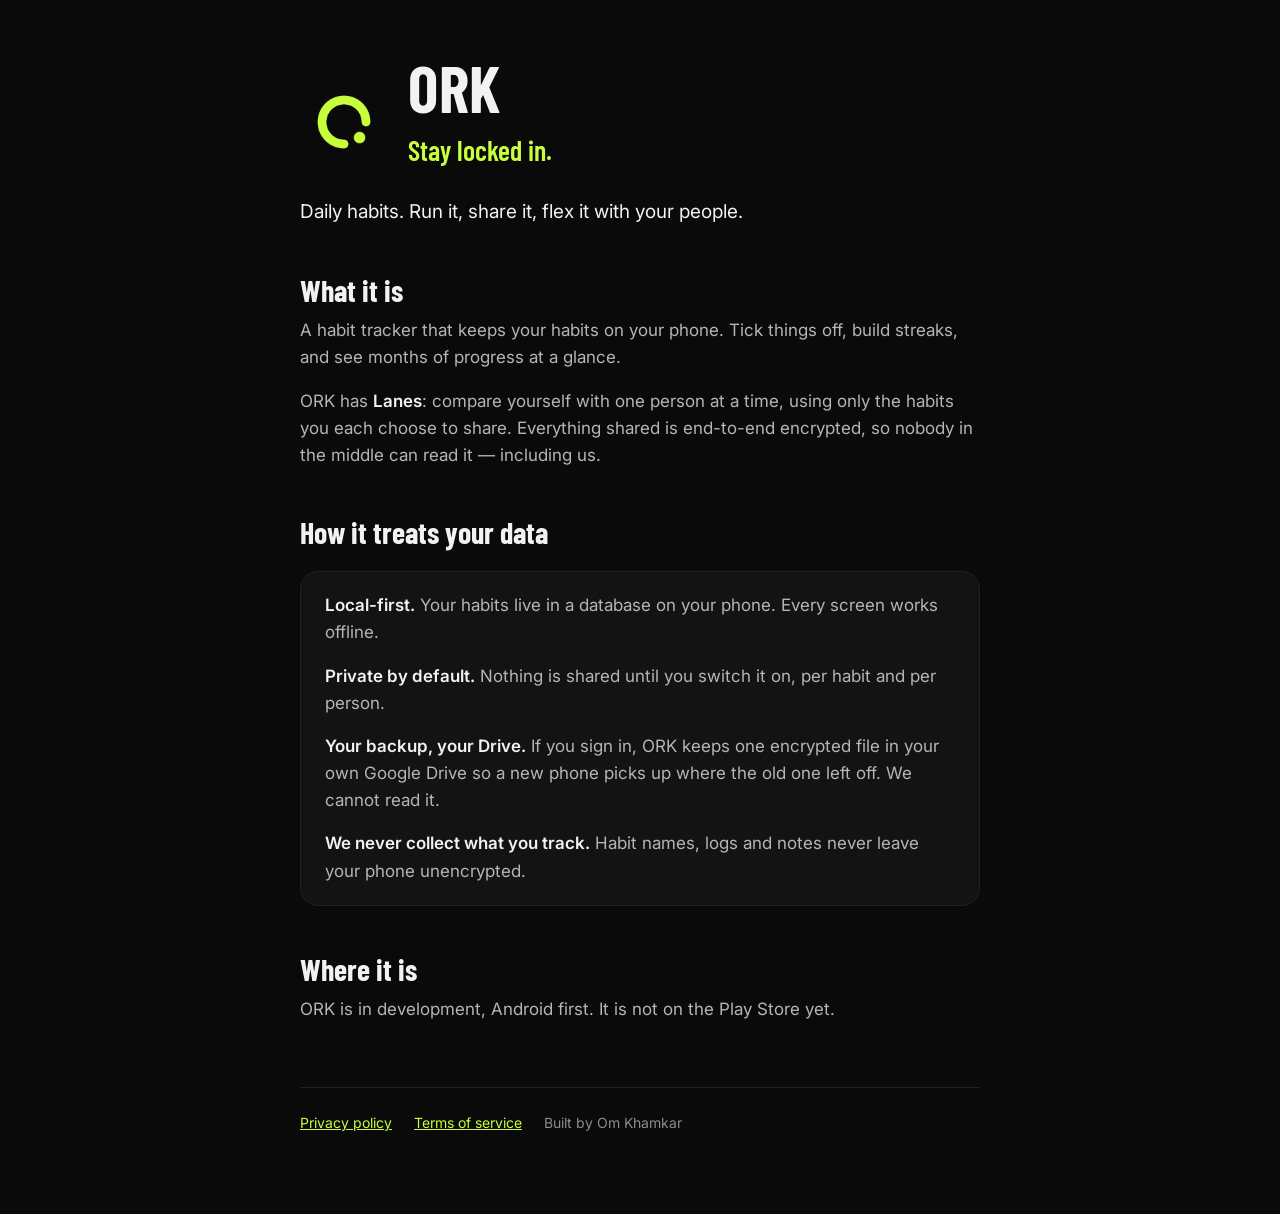
<file: index.html>
<!doctype html>
<html lang="en">
<head>
<meta charset="utf-8">
<meta name="viewport" content="width=device-width, initial-scale=1">
<title>ORK — Stay locked in.</title>
<meta name="description" content="A local-first habit tracker for Android and iOS. Your habits stay on your phone. Only what you share syncs, end-to-end encrypted.">
<link rel="icon" href="icon.png">
<link rel="stylesheet" href="https://fonts.googleapis.com/css2?family=Barlow+Condensed:wght@600;700&family=Inter:wght@400;500;600&display=swap">
<link rel="stylesheet" href="style.css">
</head>
<body>
<div class="wrap">

  <header class="hero">
    <img src="icon.png" alt="">
    <div>
      <h1>ORK</h1>
      <p class="tagline">Stay locked in.</p>
    </div>
  </header>

  <p class="lede">Daily habits. Run it, share it, flex it with your people.</p>

  <h2>What it is</h2>
  <p>A habit tracker that keeps your habits on your phone. Tick things off,
  build streaks, and see months of progress at a glance.</p>

  <p>ORK has <strong>Lanes</strong>: compare yourself with one person at a
  time, using only the habits you each choose to share. Everything shared is
  end-to-end encrypted, so nobody in the middle can read it — including us.</p>

  <h2>How it treats your data</h2>
  <div class="card">
    <p><strong>Local-first.</strong> Your habits live in a database on your
    phone. Every screen works offline.</p>
    <p><strong>Private by default.</strong> Nothing is shared until you switch
    it on, per habit and per person.</p>
    <p><strong>Your backup, your Drive.</strong> If you sign in, ORK keeps one
    encrypted file in your own Google Drive so a new phone picks up where the
    old one left off. We cannot read it.</p>
    <p style="margin-bottom:0"><strong>We never collect what you track.</strong>
    Habit names, logs and notes never leave your phone unencrypted.</p>
  </div>

  <h2>Where it is</h2>
  <p>ORK is in development, Android first. It is not on the Play Store yet.</p>

  <nav class="foot">
    <a href="privacy.html">Privacy policy</a>
    <a href="terms.html">Terms of service</a>
    <span>Built by Om Khamkar</span>
  </nav>

</div>
</body>
</html>
</file>
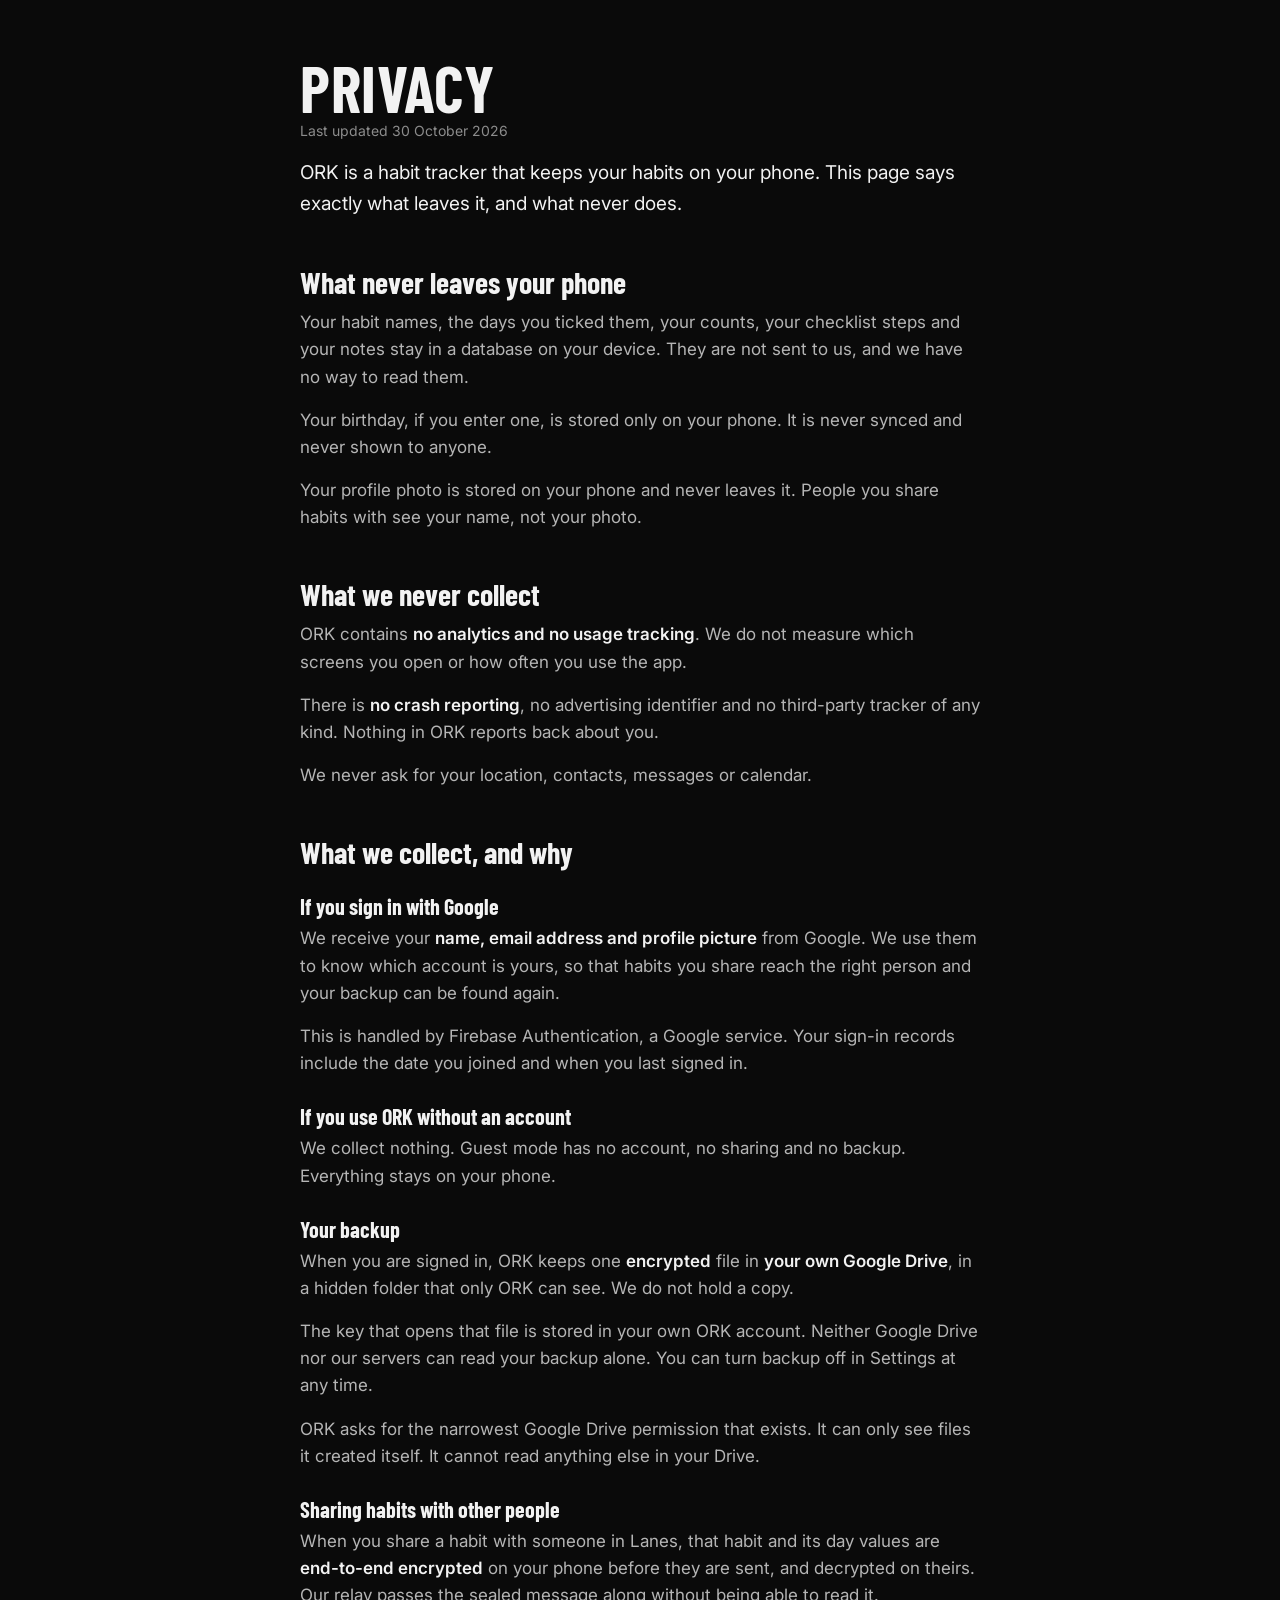
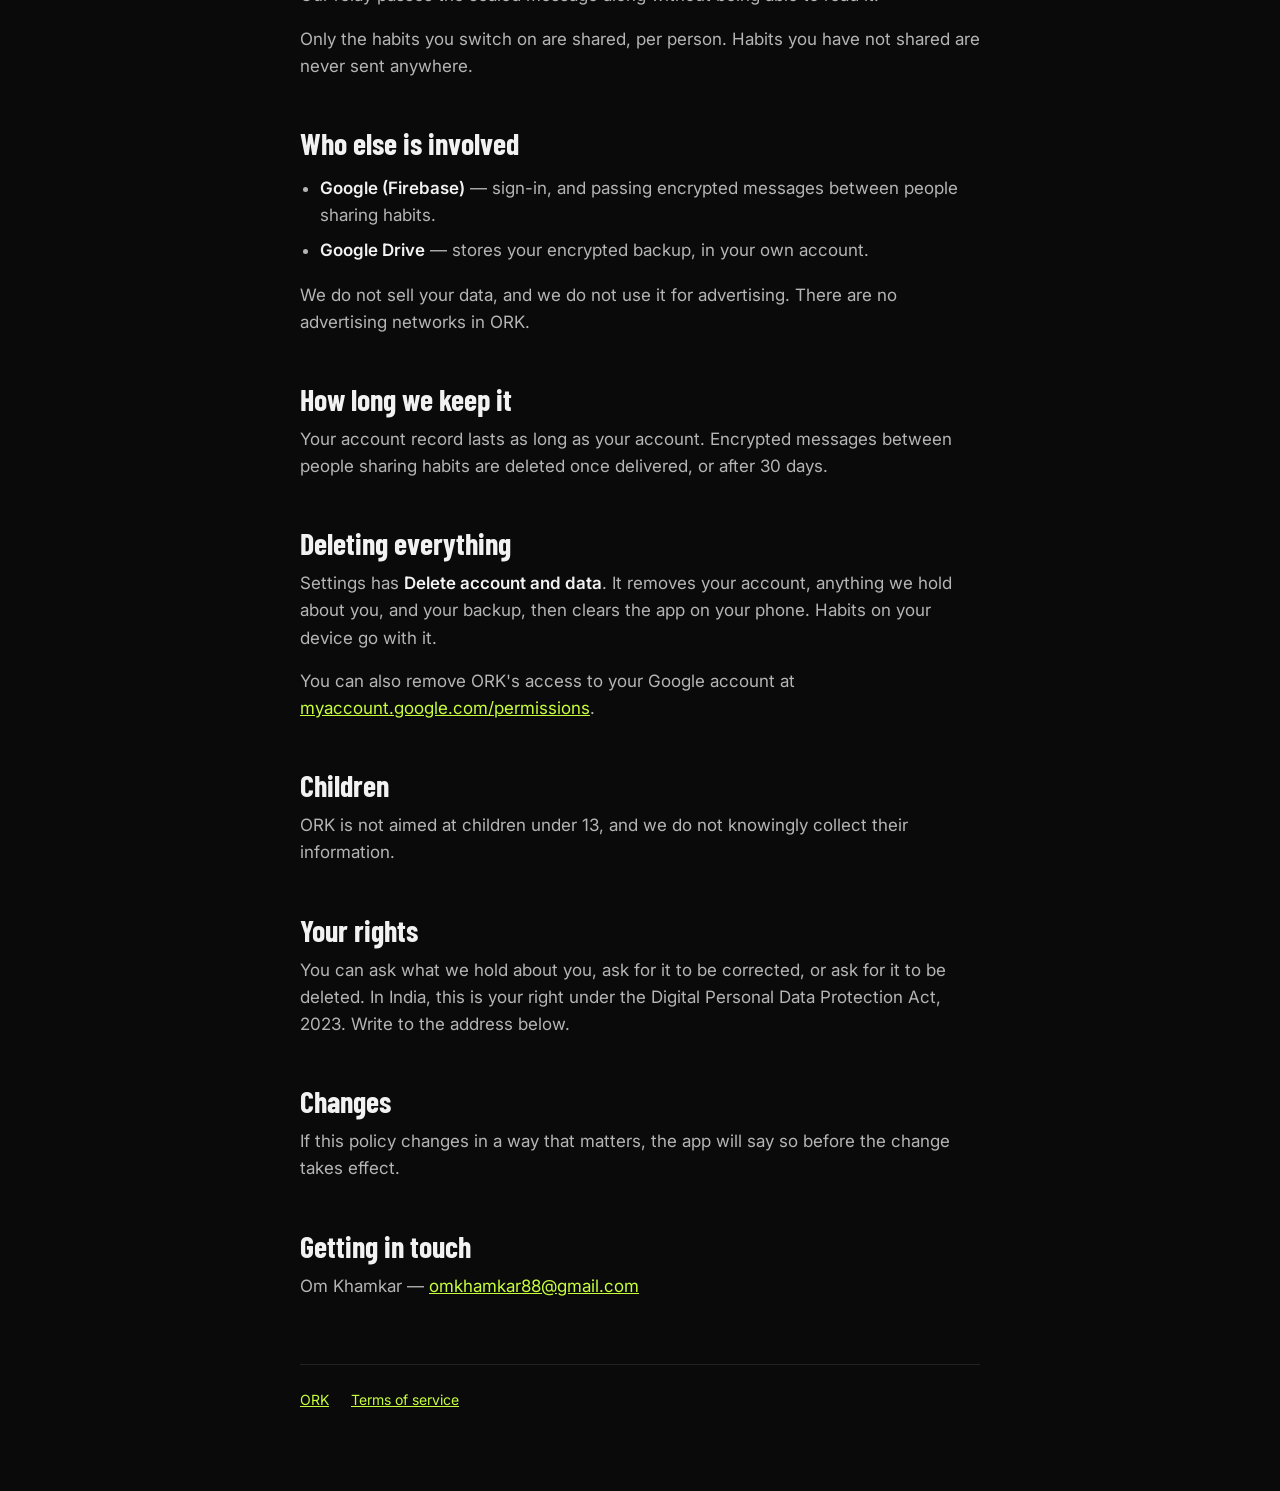
<file: privacy.html>
<!doctype html>
<html lang="en">
<head>
<meta charset="utf-8">
<meta name="viewport" content="width=device-width, initial-scale=1">
<title>ORK — Privacy policy</title>
<link rel="icon" href="icon.png">
<link rel="stylesheet" href="https://fonts.googleapis.com/css2?family=Barlow+Condensed:wght@600;700&family=Inter:wght@400;500;600&display=swap">
<link rel="stylesheet" href="style.css">
</head>
<body>
<div class="wrap">

  <h1>PRIVACY</h1>
  <p class="meta">Last updated 30 October 2026</p>

  <p class="lede">ORK is a habit tracker that keeps your habits on your phone.
  This page says exactly what leaves it, and what never does.</p>

  <h2>What never leaves your phone</h2>
  <p>Your habit names, the days you ticked them, your counts, your checklist
  steps and your notes stay in a database on your device. They are not sent to
  us, and we have no way to read them.</p>
  <p>Your birthday, if you enter one, is stored only on your phone. It is never
  synced and never shown to anyone.</p>
  <p>Your profile photo is stored on your phone and never leaves it. People you
  share habits with see your name, not your photo.</p>

  <h2>What we never collect</h2>
  <p>ORK contains <strong>no analytics and no usage tracking</strong>. We do not
  measure which screens you open or how often you use the app.</p>
  <p>There is <strong>no crash reporting</strong>, no advertising identifier and
  no third-party tracker of any kind. Nothing in ORK reports back about you.</p>
  <p>We never ask for your location, contacts, messages or calendar.</p>

  <h2>What we collect, and why</h2>

  <h3>If you sign in with Google</h3>
  <p>We receive your <strong>name, email address and profile picture</strong>
  from Google. We use them to know which account is yours, so that habits you
  share reach the right person and your backup can be found again.</p>
  <p>This is handled by Firebase Authentication, a Google service. Your
  sign-in records include the date you joined and when you last signed in.</p>

  <h3>If you use ORK without an account</h3>
  <p>We collect nothing. Guest mode has no account, no sharing and no backup.
  Everything stays on your phone.</p>

  <h3>Your backup</h3>
  <p>When you are signed in, ORK keeps one <strong>encrypted</strong> file in
  <strong>your own Google Drive</strong>, in a hidden folder that only ORK can
  see. We do not hold a copy.</p>
  <p>The key that opens that file is stored in your own ORK account. Neither
  Google Drive nor our servers can read your backup alone. You can turn backup
  off in Settings at any time.</p>
  <p>ORK asks for the narrowest Google Drive permission that exists. It can
  only see files it created itself. It cannot read anything else in your Drive.</p>

  <h3>Sharing habits with other people</h3>
  <p>When you share a habit with someone in Lanes, that habit and its day
  values are <strong>end-to-end encrypted</strong> on your phone before they
  are sent, and decrypted on theirs. Our relay passes the sealed message along
  without being able to read it.</p>
  <p>Only the habits you switch on are shared, per person. Habits you have not
  shared are never sent anywhere.</p>

  <h2>Who else is involved</h2>
  <ul>
    <li><strong>Google (Firebase)</strong> — sign-in, and passing encrypted
    messages between people sharing habits.</li>
    <li><strong>Google Drive</strong> — stores your encrypted backup, in your
    own account.</li>
  </ul>
  <p>We do not sell your data, and we do not use it for advertising. There are
  no advertising networks in ORK.</p>

  <h2>How long we keep it</h2>
  <p>Your account record lasts as long as your account. Encrypted messages
  between people sharing habits are deleted once delivered, or after 30 days.</p>

  <h2>Deleting everything</h2>
  <p>Settings has <strong>Delete account and data</strong>. It removes your
  account, anything we hold about you, and your backup, then clears the app on
  your phone. Habits on your device go with it.</p>
  <p>You can also remove ORK's access to your Google account at
  <a href="https://myaccount.google.com/permissions">myaccount.google.com/permissions</a>.</p>

  <h2>Children</h2>
  <p>ORK is not aimed at children under 13, and we do not knowingly collect
  their information.</p>

  <h2>Your rights</h2>
  <p>You can ask what we hold about you, ask for it to be corrected, or ask for
  it to be deleted. In India, this is your right under the Digital Personal
  Data Protection Act, 2023. Write to the address below.</p>

  <h2>Changes</h2>
  <p>If this policy changes in a way that matters, the app will say so before
  the change takes effect.</p>

  <h2>Getting in touch</h2>
  <p>Om Khamkar — <a href="mailto:omkhamkar88@gmail.com">omkhamkar88@gmail.com</a></p>

  <nav class="foot">
    <a href="index.html">ORK</a>
    <a href="terms.html">Terms of service</a>
  </nav>

</div>
</body>
</html>
</file>
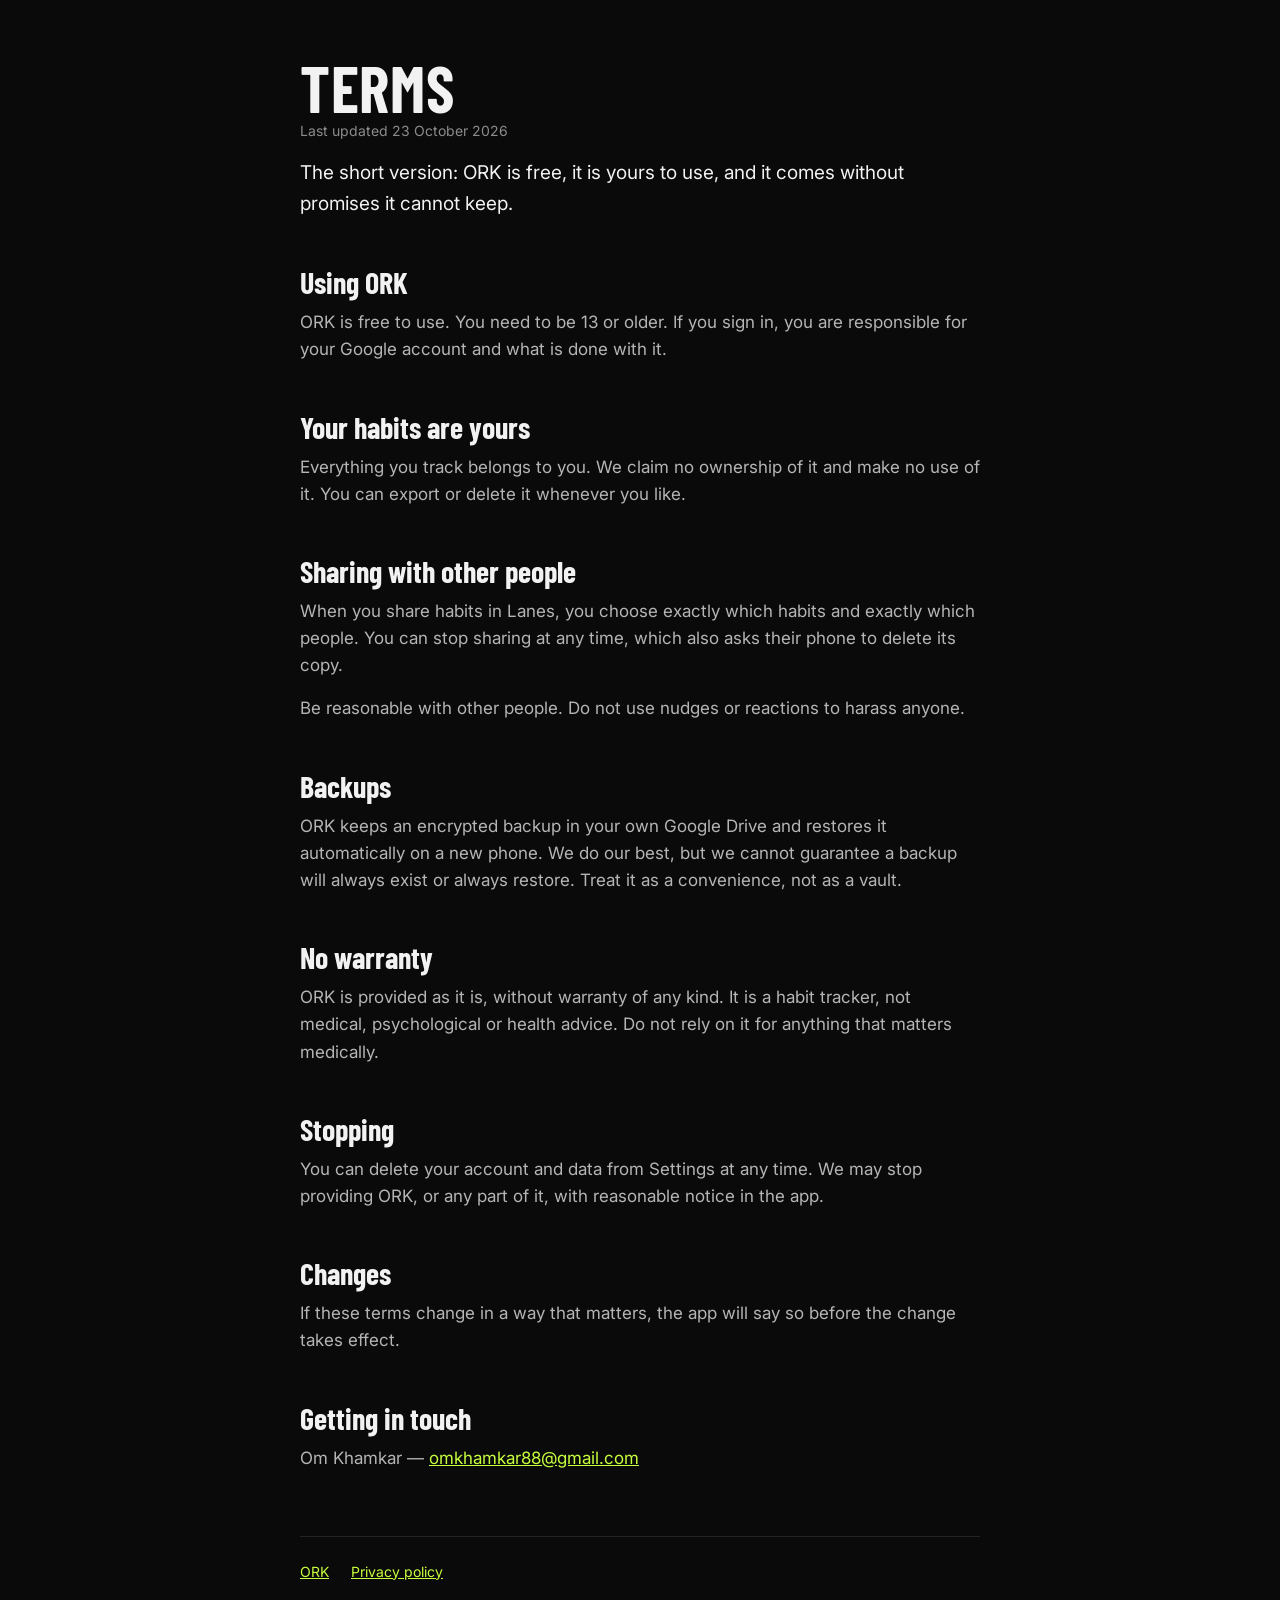
<file: terms.html>
<!doctype html>
<html lang="en">
<head>
<meta charset="utf-8">
<meta name="viewport" content="width=device-width, initial-scale=1">
<title>ORK — Terms of service</title>
<link rel="icon" href="icon.png">
<link rel="stylesheet" href="https://fonts.googleapis.com/css2?family=Barlow+Condensed:wght@600;700&family=Inter:wght@400;500;600&display=swap">
<link rel="stylesheet" href="style.css">
</head>
<body>
<div class="wrap">

  <h1>TERMS</h1>
  <p class="meta">Last updated 23 October 2026</p>

  <p class="lede">The short version: ORK is free, it is yours to use, and it
  comes without promises it cannot keep.</p>

  <h2>Using ORK</h2>
  <p>ORK is free to use. You need to be 13 or older. If you sign in, you are
  responsible for your Google account and what is done with it.</p>

  <h2>Your habits are yours</h2>
  <p>Everything you track belongs to you. We claim no ownership of it and make
  no use of it. You can export or delete it whenever you like.</p>

  <h2>Sharing with other people</h2>
  <p>When you share habits in Lanes, you choose exactly which habits and
  exactly which people. You can stop sharing at any time, which also asks their
  phone to delete its copy.</p>
  <p>Be reasonable with other people. Do not use nudges or reactions to harass
  anyone.</p>

  <h2>Backups</h2>
  <p>ORK keeps an encrypted backup in your own Google Drive and restores it
  automatically on a new phone. We do our best, but we cannot guarantee a
  backup will always exist or always restore. Treat it as a convenience, not
  as a vault.</p>

  <h2>No warranty</h2>
  <p>ORK is provided as it is, without warranty of any kind. It is a habit
  tracker, not medical, psychological or health advice. Do not rely on it for
  anything that matters medically.</p>

  <h2>Stopping</h2>
  <p>You can delete your account and data from Settings at any time. We may
  stop providing ORK, or any part of it, with reasonable notice in the app.</p>

  <h2>Changes</h2>
  <p>If these terms change in a way that matters, the app will say so before
  the change takes effect.</p>

  <h2>Getting in touch</h2>
  <p>Om Khamkar — <a href="mailto:omkhamkar88@gmail.com">omkhamkar88@gmail.com</a></p>

  <nav class="foot">
    <a href="index.html">ORK</a>
    <a href="privacy.html">Privacy policy</a>
  </nav>

</div>
</body>
</html>
</file>
<file: style.css>
/* ORK's site, in the same language as the app: dark, Volt, Barlow
   Condensed for headings, Inter for reading. Tokens match
   docs/design-tokens.md. */
:root {
  --bg: #0A0A0A;
  --surface: #131313;
  --border: #222222;
  --text: #F2F2F2;
  --text-secondary: #B5B5B5;
  --text-muted: #8C8C8C;
  --accent: #C8FF3D;
}

* { box-sizing: border-box; }

body {
  margin: 0;
  background: var(--bg);
  color: var(--text);
  font-family: Inter, system-ui, sans-serif;
  font-size: 17px;
  line-height: 1.6;
  -webkit-font-smoothing: antialiased;
}

.wrap { max-width: 720px; margin: 0 auto; padding: 56px 20px 80px; }

h1, h2, h3 {
  font-family: 'Barlow Condensed', Inter, sans-serif;
  font-weight: 700;
  line-height: 1;
  margin: 0;
}
h1 { font-size: 64px; letter-spacing: 0.01em; }
h2 { font-size: 30px; margin: 48px 0 12px; }
h3 { font-size: 22px; margin: 28px 0 8px; }

p, li { color: var(--text-secondary); }
p { margin: 0 0 16px; }
ul { padding-left: 20px; }
li { margin-bottom: 8px; }

strong { color: var(--text); font-weight: 600; }
a { color: var(--accent); }

.tagline {
  font-family: 'Barlow Condensed', sans-serif;
  font-weight: 600;
  font-size: 28px;
  color: var(--accent);
  margin: 8px 0 16px;
}

.lede { font-size: 19px; color: var(--text); }

header.hero { display: flex; align-items: center; gap: 20px; margin-bottom: 8px; }
header.hero img { width: 88px; height: 88px; border-radius: 20px; }

.card {
  background: var(--surface);
  border: 1px solid var(--border);
  border-radius: 18px;
  padding: 20px 24px;
  margin: 24px 0;
}

.meta { color: var(--text-muted); font-size: 14px; }

nav.foot {
  margin-top: 64px;
  padding-top: 24px;
  border-top: 1px solid var(--border);
  font-size: 14px;
  color: var(--text-muted);
}
nav.foot a { margin-right: 18px; }

@media (max-width: 520px) {
  h1 { font-size: 48px; }
  header.hero img { width: 64px; height: 64px; }
}
</file>
